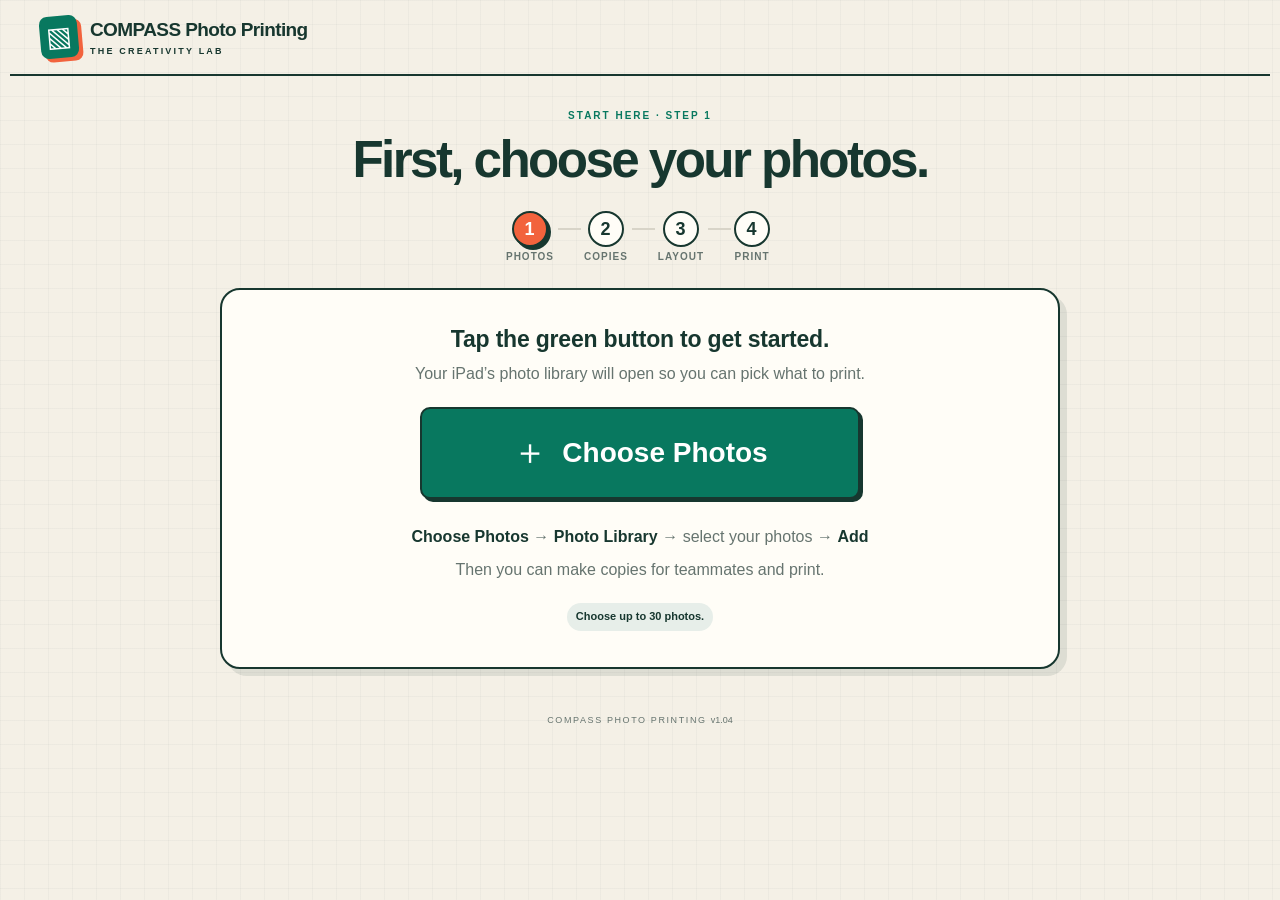
<file: index.html>
<!doctype html>
<html lang="en">
  <head>
    <meta charset="utf-8" />
    <meta name="viewport" content="width=device-width, initial-scale=1" />
    <meta name="theme-color" content="#176855" />
    <meta
      name="description"
      content="Pick your photos, make a sheet, and print. A private photo printing tool for the Creativity Lab."
    />
    <meta name="apple-mobile-web-app-capable" content="yes" />
    <meta name="apple-mobile-web-app-title" content="COMPASS Photo Printing" />
    <title>COMPASS Photo Printing · v1.04</title>
    <link rel="icon" href="icons/icon.svg" type="image/svg+xml" />
    <link rel="apple-touch-icon" href="icons/icon-192.png" />
    <link rel="manifest" href="manifest.webmanifest" />
    <link rel="stylesheet" href="style_v1.00.css" />
    <script type="module" src="app_v1.00.js"></script>
  </head>
  <body>
    <header class="app-header screen-only">
      <a class="brand" href="./" aria-label="COMPASS Photo Printing home"
        ><span class="brand-mark" aria-hidden="true">▧</span
        ><span
          >COMPASS Photo Printing<span class="brand-sub"
            >THE CREATIVITY LAB</span
          ></span
        ></a
      >
    </header>
    <main>
      <section class="intro screen-only">
        <div>
          <p class="eyebrow" id="intro-kicker">START HERE · STEP 1</p>
          <h1 id="intro-title">First, choose your photos.</h1>
        </div>
        <ol
          class="journey"
          aria-label="Choose photos, set copies, choose a layout, then print"
        >
          <li class="current"><b>1</b><span>Photos</span></li>
          <li><b>2</b><span>Copies</span></li>
          <li><b>3</b><span>Layout</span></li>
          <li><b>4</b><span>Print</span></li>
        </ol>
      </section>
      <section class="photo-picker screen-only" aria-labelledby="picker-title">
        <div class="picker-copy">
          <h2 id="picker-title">Tap the green button to get started.</h2>
          <p id="picker-help">
            Your iPad’s photo library will open so you can pick what to print.
          </p>
        </div>
        <button
          id="choose"
          class="button primary"
          aria-describedby="picker-help"
        >
          <span aria-hidden="true">＋</span
          ><span id="choose-label">Choose Photos</span>
        </button>
        <input id="photo-input" type="file" accept="image/*" multiple hidden />
        <div id="empty" class="start-help">
          <p>
            <strong>Choose Photos</strong> → <strong>Photo Library</strong> →
            select your photos → <strong>Add</strong>
          </p>
          <p>Then you can make copies for teammates and print.</p>
        </div>
        <p id="photo-count" class="photo-count">Choose up to 30 photos.</p>
      </section>
      <div id="workspace" class="workspace" hidden>
        <aside class="controls screen-only" aria-label="Make your photo sheet">
          <section
            class="control-section copies-section"
            aria-labelledby="copies-title"
          >
            <h2 id="copies-title">
              <span class="step">2</span> Copies for teammates
            </h2>
            <p>How many of each photo? Tap <strong>+</strong> to add a copy.</p>
            <div
              id="photo-copies"
              class="photo-copies"
              role="group"
              aria-label="Copies of each photo"
            ></div>
            <p class="copies-note">
              One copy for each person, including you. Copies share the same
              crop.
            </p>
            <p id="copies-limit" class="copies-limit" hidden>
              90 photos to print — lower a copy count to make room.
            </p>
          </section>
          <section class="control-section">
            <h2><span class="step">3</span> Photos on each page</h2>
            <div
              id="layouts"
              class="layout-options"
              role="group"
              aria-label="Photos per page"
            ></div>
          </section>
          <section class="adjust-cue">
            <span class="adjust-icon" aria-hidden="true">↻</span>
            <span
              ><strong>Tap a photo</strong
              ><small>rotate · zoom · crop</small></span
            >
          </section>
          <button id="reset" class="text-button full" disabled>
            ↺ Clear all
          </button>
        </aside>
        <section class="preview-area" aria-label="Print preview">
          <div class="preview-heading screen-only">
            <h2>What will print</h2>
            <span id="page-count"></span>
          </div>
          <div id="pages"></div>
          <p class="preview-note screen-only">If Print does not open, tap Save PDF. Then use Share PDF or Download PDF to save or print from Files.</p>
          <p id="preview-note" class="preview-note screen-only" hidden>
            Each photo shown here will print once. Use Copies for teammates to
            add more.
          </p>
        </section>
      </div>
      <p
        id="status"
        class="status screen-only"
        role="status"
        aria-live="polite"
      ></p>
    </main>
    <div
      id="preparing"
      class="preparing-overlay screen-only"
      role="dialog"
      aria-modal="true"
      aria-labelledby="preparing-title"
      aria-describedby="preparing-detail preparing-hint"
      hidden
    >
      <div class="preparing-card">
        <div class="photo-stack" aria-hidden="true">
          <span></span><span></span><span>✦</span>
        </div>
        <p class="eyebrow">PLEASE WAIT</p>
        <h2 id="preparing-title">Getting photos ready</h2>
        <p id="preparing-detail" aria-live="polite">Starting…</p>
        <div
          id="preparing-progress"
          class="progress-track"
          role="progressbar"
          aria-label="Photo preparation progress"
          aria-valuemin="0"
          aria-valuemax="1"
          aria-valuenow="0"
        >
          <span id="preparing-bar"></span>
        </div>
        <p id="preparing-hint" class="preparing-hint">Keep this screen open</p>
      </div>
    </div>
    <footer id="print-bar" class="bottom-bar screen-only" hidden>
      <div>
        <strong id="ready-label">Let’s make something.</strong
        ><span id="ready-detail">Your next project starts here.</span>
      </div>
      <div class="footer-actions">
        <button id="save-pdf" class="button secondary" disabled>Save PDF</button>
        <button id="share-pdf" class="button secondary" hidden>Share PDF</button>
        <a id="pdf-download" class="button secondary" hidden>Download PDF</a>
        <button id="print" class="button primary" disabled>
          <span aria-hidden="true">4 · ▤</span> Print
          <span aria-hidden="true">↗</span>
        </button>
      </div>
    </footer>
    <div class="version screen-only">
      COMPASS PHOTO PRINTING <span>v1.04</span>
    </div>
    <dialog
      id="editor"
      aria-labelledby="editor-title"
      aria-describedby="editor-help"
    >
      <div class="editor-header">
        <div>
          <p class="eyebrow">MAKE IT YOURS</p>
          <h2 id="editor-title">Adjust photo</h2>
        </div>
        <button id="done" class="button primary" autofocus>Done ✓</button>
      </div>
      <div
        class="editor-copies"
        role="group"
        aria-labelledby="editor-copies-title"
      >
        <div>
          <strong id="editor-copies-title">Copies for teammates</strong
          ><small>All copies use these edits.</small>
        </div>
        <div class="copy-stepper">
          <button
            id="copies-less"
            class="button secondary"
            aria-label="Print one fewer copy"
          >
            −
          </button>
          <output id="editor-copy-count" aria-label="Number of copies"
            >1</output
          >
          <button
            id="copies-more"
            class="button secondary"
            aria-label="Print one more copy"
          >
            +
          </button>
        </div>
      </div>
      <p
        id="editor-copy-status"
        class="editor-copy-status"
        role="status"
        aria-live="polite"
      ></p>
      <p id="editor-help">
        Drag to move. Pinch to zoom. Or use the buttons below.
      </p>
      <div class="editor-stage">
        <div
          id="edit-frame"
          class="photo-frame"
          tabindex="0"
          role="img"
          aria-label="Photo crop. Use arrow keys to move the photo; plus or minus to zoom."
        ></div>
      </div>
      <div class="edit-tools">
        <button id="rotate" class="button secondary">↻ Rotate</button>
        <div class="zoom-controls">
          <button id="zoom-out" class="button secondary" aria-label="Zoom out">
            −</button
          ><label for="zoom">Zoom <output id="zoom-value">100%</output></label
          ><input
            id="zoom"
            type="range"
            min="1"
            max="4"
            step="0.05"
            value="1"
          /><button id="zoom-in" class="button secondary" aria-label="Zoom in">
            ＋
          </button>
        </div>
      </div>
      <div
        class="pan-controls"
        role="group"
        aria-label="Move photo inside frame"
      >
        <span>Move photo</span
        ><button
          class="button secondary"
          data-pan="-1,0"
          aria-label="Move photo left"
        >
          ←</button
        ><button
          class="button secondary"
          data-pan="0,-1"
          aria-label="Move photo up"
        >
          ↑</button
        ><button
          class="button secondary"
          data-pan="0,1"
          aria-label="Move photo down"
        >
          ↓</button
        ><button
          class="button secondary"
          data-pan="1,0"
          aria-label="Move photo right"
        >
          →
        </button>
      </div>
      <div class="editor-bottom">
        <div class="order-controls">
          <span id="order-label">Photo 1</span
          ><button id="earlier" class="button secondary">← Earlier</button
          ><button id="later" class="button secondary">Later →</button>
        </div>
        <button id="reset-crop" class="text-button">Reset crop</button
        ><button id="remove" class="text-button danger">⌫ Remove photo</button>
      </div>
    </dialog>
    <dialog id="reset-dialog" aria-labelledby="reset-title">
      <h2 id="reset-title">Start a new sheet?</h2>
      <p>
        This clears the photos and edits from this sheet.<br />Your original
        photos stay in your library.
      </p>
      <div class="confirm-actions">
        <button id="cancel-reset" class="button secondary" autofocus>
          Keep my sheet</button
        ><button id="confirm-reset" class="button primary">Start Over</button>
      </div>
    </dialog>
    <noscript
      ><p class="status">
        Turn on JavaScript in Safari to make a photo sheet.
      </p></noscript
    >
  </body>
</html>
</file>
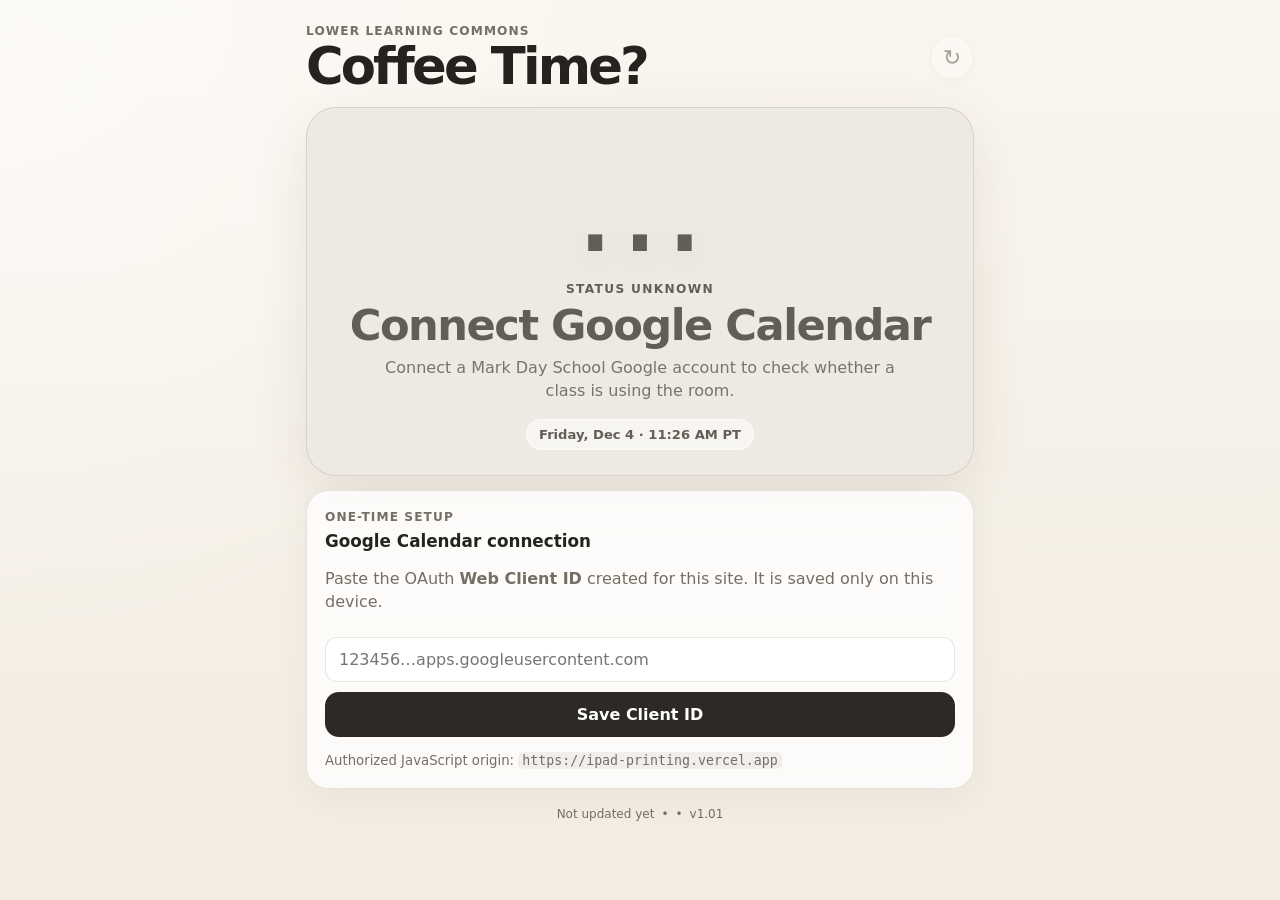
<file: coffee-time/index.html>
<!doctype html>
<html lang="en">
<head>
  <meta charset="utf-8">
  <meta name="viewport" content="width=device-width, initial-scale=1, viewport-fit=cover">
  <meta name="theme-color" content="#f4efe5">
  <meta name="apple-mobile-web-app-capable" content="yes">
  <meta name="apple-mobile-web-app-status-bar-style" content="default">
  <meta name="apple-mobile-web-app-title" content="Coffee Time?">
  <meta name="description" content="Checks whether a class is currently using the Lower Learning Commons.">
  <link rel="manifest" href="./manifest.webmanifest">
  <title>Coffee Time?</title>
  <script src="https://accounts.google.com/gsi/client" async defer></script>
  <style>
    :root{--bg:#f5efe5;--paper:#fffdf9;--ink:#25231f;--muted:#756e63;--line:rgba(50,45,38,.12);--green:#e6f4e8;--greenink:#195c37;--purple:#eee9f8;--purpleink:#514074;--neutral:#eeeae3;--shadow:0 18px 55px rgba(65,51,31,.10);font-family:Inter,ui-sans-serif,system-ui,-apple-system,BlinkMacSystemFont,"Segoe UI",sans-serif;color:var(--ink)}
    *{box-sizing:border-box}html,body{margin:0;min-height:100%;background:var(--bg)}body{min-height:100vh;background:radial-gradient(circle at top left,#fff9 0,transparent 42%),linear-gradient(#faf6ef,#f2ece1)}
    main{width:min(720px,100%);margin:auto;padding:max(24px,env(safe-area-inset-top)) 18px max(30px,env(safe-area-inset-bottom))}
    header{display:flex;align-items:center;justify-content:space-between;gap:14px;margin-bottom:16px}.eyebrow,.kicker{margin:0 0 4px;color:var(--muted);font-size:.76rem;font-weight:800;letter-spacing:.09em;text-transform:uppercase}h1{margin:0;font-size:clamp(2rem,9vw,3.2rem);line-height:.95;letter-spacing:-.055em}
    button,input{font:inherit}.icon{width:44px;height:44px;border:1px solid var(--line);border-radius:50%;background:#ffffffb8;font-size:1.35rem;color:var(--ink);box-shadow:0 6px 20px #41331f0d;cursor:pointer}.icon:disabled{opacity:.4;cursor:default}
    .hero{position:relative;overflow:hidden;text-align:center;padding:30px 23px 25px;border:1px solid var(--line);border-radius:30px;box-shadow:var(--shadow);background:var(--neutral);color:#625d55;transition:.2s}.hero.available{background:var(--green);color:var(--greenink)}.hero.busy{background:var(--purple);color:var(--purpleink)}.emoji{font-size:clamp(5.5rem,25vw,8.4rem);line-height:1;margin:0 0 10px;filter:drop-shadow(0 8px 14px #0001)}.status{margin:0 0 7px;font-size:.76rem;font-weight:900;letter-spacing:.11em;text-transform:uppercase}.hero h2{margin:0 0 8px;font-size:clamp(1.8rem,8vw,2.7rem);letter-spacing:-.035em;line-height:1.04}.detail{margin:0 auto;max-width:520px;line-height:1.45;opacity:.84}.clock{display:inline-flex;margin-top:17px;padding:7px 12px;border:1px solid #ffffffb8;border-radius:999px;background:#ffffff80;font-size:.82rem;font-weight:750;font-variant-numeric:tabular-nums}
    .panel{margin-top:14px;padding:18px;border:1px solid var(--line);border-radius:22px;background:#ffffffc7;box-shadow:0 10px 34px #41331f0d;backdrop-filter:blur(10px)}.panel h3{margin:0 0 7px;font-size:1.05rem}.panel p{line-height:1.45}.muted{color:var(--muted)}.primary{width:100%;border:0;border-radius:14px;padding:13px 16px;background:#2d2a25;color:#fff;font-weight:800;cursor:pointer}.primary:disabled{opacity:.5;cursor:default}.setup input{width:100%;padding:12px 13px;margin:8px 0 10px;border:1px solid var(--line);border-radius:12px;background:#fff;color:var(--ink)}.setup code{overflow-wrap:anywhere;background:#0000000d;border-radius:5px;padding:.08em .3em}
    .rowhead{display:flex;justify-content:space-between;gap:15px;align-items:flex-start}.timebadge{flex:none;padding:6px 10px;border-radius:12px;background:#0000000d;font-weight:800;font-size:.88rem;font-variant-numeric:tabular-nums}.list{display:grid;gap:0;margin-top:12px}.item{display:grid;grid-template-columns:90px 1fr;gap:12px;padding:10px 0;border-top:1px solid var(--line)}.item:first-child{border-top:0}.itime{color:var(--muted);font-size:.85rem;font-weight:750;white-space:pre-line}.ititle{font-weight:700;line-height:1.35}.now::after{content:"Now";display:inline-block;margin-left:7px;padding:2px 6px;border-radius:999px;background:var(--purple);color:var(--purpleink);font-size:.67rem;font-weight:900;text-transform:uppercase}.hidden{display:none!important}
    footer{display:flex;justify-content:center;gap:7px;flex-wrap:wrap;padding:18px 4px 0;color:var(--muted);font-size:.75rem}.textbtn{border:0;padding:0;background:transparent;color:inherit;text-decoration:underline;text-underline-offset:2px;cursor:pointer}
    @media(min-width:620px){main{padding-left:26px;padding-right:26px}.authgrid{display:grid;grid-template-columns:1fr auto;gap:18px;align-items:center}.authgrid .primary{width:auto}}
  </style>
</head>
<body>
<main>
  <header>
    <div><p class="eyebrow">Lower Learning Commons</p><h1>Coffee Time?</h1></div>
    <button id="refresh" class="icon" aria-label="Refresh" disabled>↻</button>
  </header>

  <section id="hero" class="hero" aria-live="polite">
    <div id="emoji" class="emoji">…</div>
    <p id="status" class="status">Status unknown</p>
    <h2 id="headline">Connect Google Calendar</h2>
    <p id="detail" class="detail">Connect a Mark Day School Google account to check whether a class is using the room.</p>
    <div id="clock" class="clock">—</div>
  </section>

  <section id="setup" class="panel setup hidden">
    <p class="kicker">One-time setup</p>
    <h3>Google Calendar connection</h3>
    <p class="muted">Paste the OAuth <strong>Web Client ID</strong> created for this site. It is saved only on this device.</p>
    <input id="clientId" inputmode="url" autocomplete="off" autocapitalize="off" spellcheck="false" placeholder="123456…apps.googleusercontent.com">
    <button id="saveClient" class="primary">Save Client ID</button>
    <p class="muted" style="font-size:.83rem;margin-bottom:0">Authorized JavaScript origin: <code>https://ipad-printing.vercel.app</code></p>
  </section>

  <section id="auth" class="panel authgrid hidden">
    <div><h3>Calendar access</h3><p class="muted" style="margin-bottom:0">Read-only access to the Lower Learning Commons calendar. The access token stays in memory.</p></div>
    <button id="connect" class="primary">Connect Google Calendar</button>
  </section>

  <section id="next" class="panel hidden">
    <div class="rowhead"><div><p class="kicker">Next class</p><h3 id="nextTitle">—</h3></div><div id="nextTime" class="timebadge">—</div></div>
    <p id="nextDetail" class="muted" style="margin-bottom:0">—</p>
  </section>

  <section id="today" class="panel hidden">
    <p class="kicker">Today</p><h3>Lower Learning Commons classes</h3>
    <div id="list" class="list"></div>
  </section>

  <footer>
    <span id="updated">Not updated yet</span><span>•</span>
    <button id="disconnect" class="textbtn hidden">Disconnect</button><span>•</span><span>v1.01</span>
  </footer>
</main>

<script>
(() => {
  "use strict";
  const CFG = {
    VERSION:"1.01",
    CALENDAR_ID:"markdayschool.org_3938393134353234343033@resource.calendar.google.com",
    TIME_ZONE:"America/Los_Angeles",
    SCOPE:"https://www.googleapis.com/auth/calendar.readonly",
    REFRESH_MS:60000,
    CLASS_PATTERNS:["learning commons","class"],
    IGNORE_PATTERNS:["open lc for lunch/recess"]
  };
  const $ = id => document.getElementById(id);
  const el = Object.fromEntries(["hero","emoji","status","headline","detail","clock","setup","clientId","saveClient","auth","connect","refresh","next","nextTitle","nextTime","nextDetail","today","list","updated","disconnect"].map(id=>[id,$(id)]));
  let tokenClient=null, token=null, timer=null;

  document.addEventListener("DOMContentLoaded", init);
  function init(){
    updateClock(); setInterval(updateClock,30000);
    el.saveClient.onclick=saveClientId; el.connect.onclick=connect; el.refresh.onclick=()=>refresh(true); el.disconnect.onclick=disconnect;
    document.addEventListener("visibilitychange",()=>{if(!document.hidden&&token)refresh(false)});
    const saved=localStorage.getItem("coffeeTimeGoogleClientId");
    if(saved){ el.clientId.value=saved; waitForGIS(saved); } else { el.setup.classList.remove("hidden"); }
  }
  function saveClientId(){
    const id=el.clientId.value.trim();
    if(!/\.apps\.googleusercontent\.com$/.test(id)){ setUnknown("Client ID doesn't look valid","Paste the complete Google OAuth Web Client ID ending in apps.googleusercontent.com."); return; }
    localStorage.setItem("coffeeTimeGoogleClientId",id); el.setup.classList.add("hidden"); waitForGIS(id);
  }
  function waitForGIS(clientId,n=0){
    if(window.google?.accounts?.oauth2){
      tokenClient=google.accounts.oauth2.initTokenClient({client_id:clientId,scope:CFG.SCOPE,callback:onToken,error_callback:onOAuthError});
      el.auth.classList.remove("hidden"); setUnknown("Ready to connect","Use a Mark Day School Google account with access to the Lower Learning Commons calendar."); return;
    }
    if(n>60){setUnknown("Google sign-in unavailable","The Google Identity library did not load. Check the network connection or content filters.");return}
    setTimeout(()=>waitForGIS(clientId,n+1),100);
  }
  function connect(){ if(!tokenClient)return; el.connect.disabled=true; el.connect.textContent="Connecting…"; tokenClient.requestAccessToken({prompt:"consent"}); }
  function onToken(r){
    el.connect.disabled=false; el.connect.textContent="Connect Google Calendar";
    if(!r?.access_token){setUnknown("Calendar access failed","Google did not return an access token.");return}
    token=r.access_token; el.auth.classList.add("hidden"); el.disconnect.classList.remove("hidden"); el.refresh.disabled=false; refresh(true); startTimer();
  }
  function onOAuthError(e){console.error(e);el.connect.disabled=false;el.connect.textContent="Connect Google Calendar";setUnknown("Could not connect","Google sign-in was cancelled or blocked.");}
  function startTimer(){clearInterval(timer);timer=setInterval(()=>refresh(false),CFG.REFRESH_MS)}
  function disconnect(){
    const old=token;token=null;clearInterval(timer);timer=null;
    if(old&&window.google?.accounts?.oauth2)google.accounts.oauth2.revoke(old,()=>{});
    el.auth.classList.remove("hidden");el.disconnect.classList.add("hidden");el.refresh.disabled=true;el.next.classList.add("hidden");el.today.classList.add("hidden");el.updated.textContent="Disconnected";
    setUnknown("Connect Google Calendar","Connect a Mark Day School Google account to check whether a class is using the room.");
  }
  async function refresh(manual){
    if(!token)return;if(manual){el.refresh.disabled=true;el.refresh.textContent="…"}
    try{render(await fetchEvents())}catch(e){
      console.error(e);
      if(e.status===401){token=null;clearInterval(timer);el.auth.classList.remove("hidden");el.disconnect.classList.add("hidden");setUnknown("Session expired","Reconnect Google Calendar to continue.");}
      else if(e.status===403)setUnknown("Calendar access denied","This Google account does not appear to have permission to read the Lower Learning Commons calendar.");
      else setUnknown("Schedule unavailable","The calendar could not be checked. Try refresh when the connection is available.");
    }finally{if(manual){el.refresh.disabled=!token;el.refresh.textContent="↻"}}
  }
  async function fetchEvents(){
    const now=new Date(), q=new URLSearchParams({timeMin:new Date(now-14*3600000).toISOString(),timeMax:new Date(now.getTime()+40*3600000).toISOString(),singleEvents:"true",orderBy:"startTime",timeZone:CFG.TIME_ZONE,maxResults:"100"});
    const url=`https://www.googleapis.com/calendar/v3/calendars/${encodeURIComponent(CFG.CALENDAR_ID)}/events?${q}`;
    const r=await fetch(url,{headers:{Authorization:`Bearer ${token}`}});
    if(!r.ok){const e=new Error("Calendar request failed");e.status=r.status;throw e}
    const d=await r.json();
    return (d.items||[]).filter(x=>x.status!=="cancelled").map(x=>{
      const s=x.start?.dateTime||x.start?.date,e=x.end?.dateTime||x.end?.date;if(!s||!e)return null;
      return{id:x.id,title:x.summary||"Untitled event",start:new Date(s),end:new Date(e),isClass:isClass(x.summary||"")};
    }).filter(Boolean).sort((a,b)=>a.start-b.start);
  }
  function isClass(title){const t=title.toLowerCase();if(CFG.IGNORE_PATTERNS.some(p=>t.includes(p)))return false;return CFG.CLASS_PATTERNS.some(p=>t.includes(p))}
  function render(events){
    const now=new Date(), classes=events.filter(x=>x.isClass), current=classes.find(x=>x.start<=now&&now<x.end), next=classes.find(x=>x.start>now), todays=classes.filter(x=>sameDay(x.start,now));
    if(current){const left=duration(current.end-now);setBusy(current.title,`Class is using the Lower Learning Commons until ${time(current.end)}${left?` · ${left} left`:""}.`)}
    else setAvailable("Coffee time.",next&&sameDay(next.start,now)?`Next class starts at ${time(next.start)}.`:"No class is using the room right now.");
    renderNext(next,now);renderToday(todays,current);el.updated.textContent=`Updated ${time(now)}`;
  }
  function setAvailable(h,d){el.hero.className="hero available";el.emoji.textContent="☕";el.status.textContent="Available";el.headline.textContent=h;el.detail.textContent=d}
  function setBusy(h,d){el.hero.className="hero busy";el.emoji.textContent="😴";el.status.textContent="Class in session";el.headline.textContent=h;el.detail.textContent=d}
  function setUnknown(h,d){el.hero.className="hero";el.emoji.textContent="…";el.status.textContent="Status unknown";el.headline.textContent=h;el.detail.textContent=d}
  function renderNext(n,now){
    el.next.classList.remove("hidden");
    if(!n){el.nextTitle.textContent="No upcoming class found";el.nextTime.textContent="—";el.nextDetail.textContent="No class appears in the current calendar window.";return}
    el.nextTitle.textContent=n.title;el.nextTime.textContent=time(n.start);const date=sameDay(n.start,now)?"Today":day(n.start);const until=duration(n.start-now);el.nextDetail.textContent=`${date}, ${time(n.start)}–${time(n.end)}${until?` · in ${until}`:""}`;
  }
  function renderToday(items,current){
    el.today.classList.remove("hidden");el.list.replaceChildren();
    if(!items.length){const d=document.createElement("div");d.className="muted";d.textContent="No Lower Learning Commons classes are scheduled today.";el.list.append(d);return}
    items.forEach(x=>{const row=document.createElement("div");row.className="item";const t=document.createElement("div");t.className="itime";t.textContent=`${time(x.start)}\n${time(x.end)}`;const title=document.createElement("div");title.className="ititle"+(current?.id===x.id?" now":"");title.textContent=x.title;row.append(t,title);el.list.append(row)})
  }
  function updateClock(){const n=new Date();el.clock.textContent=`${day(n,{weekday:"long"})} · ${time(n)} PT`}
  function sameDay(a,b){const f=new Intl.DateTimeFormat("en-CA",{timeZone:CFG.TIME_ZONE,year:"numeric",month:"2-digit",day:"2-digit"});return f.format(a)===f.format(b)}
  function time(d){return new Intl.DateTimeFormat("en-US",{timeZone:CFG.TIME_ZONE,hour:"numeric",minute:"2-digit"}).format(d)}
  function day(d,o={}){return new Intl.DateTimeFormat("en-US",{timeZone:CFG.TIME_ZONE,weekday:o.weekday||"short",month:"short",day:"numeric"}).format(d)}
  function duration(ms){if(ms<=0)return"";const m=Math.max(1,Math.round(ms/60000)),h=Math.floor(m/60),r=m%60;return h?(r?`${h} hr ${r} min`:`${h} hr`):`${m} min`}
})();
</script>
</body>
</html>
</file>
<file: style_v1.00.css>
:root {
  font-family: "Avenir Next", Avenir, "Trebuchet MS", sans-serif;
  color: #17372f;
  background: #f4f0e6;
  font-synthesis: none;
  --accent: #08785f;
  --accent-dark: #075947;
  --pop: #f2633d;
  --ink: #17372f;
  --muted: #66746f;
  --line: #d8d4c8;
  --paper: #fffdf7;
}
* {
  box-sizing: border-box;
}
body {
  margin: 0;
  min-height: 100vh;
  background:
    linear-gradient(90deg, #17372f08 1px, transparent 1px),
    linear-gradient(#17372f08 1px, transparent 1px), #f4f0e6;
  background-size: 24px 24px;
}
button,
input {
  font: inherit;
}
button,
a,
input {
  -webkit-tap-highlight-color: transparent;
}
button {
  cursor: pointer;
}
button:disabled {
  cursor: default;
  opacity: 0.45;
}
button:focus-visible,
a:focus-visible,
input:focus-visible,
[tabindex]:focus-visible {
  outline: 3px solid #98680a;
  outline-offset: 4px;
}
button {
  touch-action: manipulation;
}
h1,
h2,
p {
  margin-top: 0;
}
h1 {
  font-size: clamp(2.2rem, 4vw, 3.65rem);
  letter-spacing: -2.6px;
  margin-bottom: 0;
  line-height: 0.98;
  font-weight: 800;
}
h1 span {
  color: var(--pop);
}
h2 {
  font-size: 1.05rem;
  letter-spacing: -0.2px;
}
p {
  line-height: 1.6;
  color: var(--muted);
}
[hidden] {
  display: none !important;
}
.app-header {
  height: 76px;
  max-width: 1260px;
  margin: auto;
  padding: 0 28px;
  display: flex;
  align-items: center;
  justify-content: space-between;
  border-bottom: 2px solid var(--ink);
}
.brand {
  display: flex;
  gap: 12px;
  align-items: center;
  color: inherit;
  text-decoration: none;
  font-size: 19px;
  font-weight: 800;
  letter-spacing: -0.6px;
}
.brand-mark {
  width: 38px;
  height: 42px;
  border-radius: 8px;
  background: var(--accent);
  color: white;
  display: grid;
  place-items: center;
  font-size: 27px;
  transform: rotate(-5deg);
  box-shadow: 4px 4px 0 var(--pop);
}
.brand-sub {
  display: block;
  font-size: 9px;
  letter-spacing: 2.2px;
  margin-top: 5px;
  font-weight: 650;
}
.privacy {
  font-size: 12px;
  color: var(--muted);
  display: flex;
  gap: 7px;
  align-items: center;
}
.privacy > span {
  color: var(--accent);
  font-size: 21px;
}
main {
  max-width: 1200px;
  margin: auto;
  padding: 28px 0 0;
}
.intro {
  display: flex;
  justify-content: space-between;
  align-items: flex-end;
  margin-bottom: 24px;
}
.eyebrow {
  font-size: 10px;
  font-weight: 750;
  letter-spacing: 2px;
  color: var(--accent);
  margin-bottom: 8px;
}
.journey {
  list-style: none;
  display: flex;
  align-items: center;
  gap: 30px;
  margin: 0 4px 2px 0;
  padding: 0;
}
.journey li {
  position: relative;
  display: grid;
  justify-items: center;
  gap: 4px;
  color: var(--muted);
  font-size: 10px;
  font-weight: 750;
  text-transform: uppercase;
  letter-spacing: 1px;
}
.journey li:not(:last-child)::after {
  content: "";
  position: absolute;
  width: 23px;
  height: 2px;
  left: calc(100% + 4px);
  top: 17px;
  background: var(--line);
}
.journey b {
  width: 36px;
  height: 36px;
  display: grid;
  place-items: center;
  border: 2px solid var(--ink);
  background: var(--paper);
  border-radius: 50%;
  color: var(--ink);
  font-size: 18px;
}
.journey .current b {
  color: white;
  background: var(--pop);
  border-color: var(--ink);
  box-shadow: 3px 3px 0 var(--ink);
}
.journey .done b {
  color: white;
  background: var(--accent);
  border-color: var(--ink);
}
.workspace {
  display: grid;
  grid-template-columns: 310px minmax(0, 1fr);
  gap: 22px;
  align-items: start;
}
.controls {
  position: sticky;
  top: 14px;
  background: var(--paper);
  border: 2px solid var(--ink);
  border-radius: 18px;
  padding: 20px;
  box-shadow: 6px 6px 0 #17372f1a;
}
.control-section {
  border-bottom: 1px dashed #b9b6ab;
  padding-bottom: 20px;
  margin-bottom: 20px;
}
.control-section h2 {
  display: flex;
  align-items: center;
  gap: 10px;
  margin-bottom: 14px;
  font-size: 15px;
  font-weight: 800;
}
.step {
  background: var(--ink);
  color: white;
  border-radius: 50%;
  width: 26px;
  height: 26px;
  display: inline-grid;
  place-items: center;
  font-size: 13px;
  box-shadow: 2px 2px 0 var(--pop);
}
.control-section p {
  font-size: 13px;
  margin-bottom: 17px;
}
.button {
  border: 2px solid transparent;
  min-height: 48px;
  border-radius: 10px;
  padding: 11px 18px;
  font-weight: 650;
  font-size: 14px;
  display: inline-flex;
  align-items: center;
  justify-content: center;
  gap: 9px;
}
.primary {
  color: white;
  background: var(--accent);
  border-color: var(--ink);
  box-shadow: 3px 3px 0 var(--ink);
}
.primary:hover:not(:disabled) {
  background: var(--accent-dark);
  transform: translate(1px, 1px);
  box-shadow: 2px 2px 0 var(--ink);
}
.secondary {
  background: white;
  color: #294e42;
  border-color: #cdd9d1;
}
.secondary:hover:not(:disabled) {
  background: #f0f6f0;
}
.full {
  width: 100%;
}
.choose-section .primary {
  min-height: 74px;
  font-size: 18px;
  justify-content: flex-start;
  padding: 12px 18px;
}
.button-icon {
  width: 42px;
  height: 42px;
  border-radius: 50%;
  display: grid;
  place-items: center;
  color: var(--ink);
  background: #f9d44a;
  font-size: 29px;
  line-height: 1;
}
.photo-count {
  width: max-content;
  margin: 12px 0 0;
  padding: 5px 9px;
  border-radius: 999px;
  background: #e7eee9;
  color: var(--ink);
  font-size: 11px;
  font-weight: 700;
}
.layout-options {
  display: grid;
  grid-template-columns: repeat(5, 1fr);
  gap: 8px;
}
.layout-option {
  border: 2px solid #d4d3ca;
  border-radius: 10px;
  background: white;
  color: var(--ink);
  min-height: 70px;
  font-size: 10px;
  padding: 8px 2px;
  display: flex;
  flex-direction: column;
  gap: 7px;
  align-items: center;
  justify-content: center;
}
.layout-option[aria-pressed="true"] {
  border: 2px solid var(--accent);
  background: #dff3e9;
  color: #124b3d;
  font-weight: 800;
  padding: 8px 2px;
  box-shadow: 3px 3px 0 var(--accent);
  transform: translate(-1px, -1px);
}
.layout-icon {
  display: grid;
  width: 22px;
  height: 27px;
  gap: 2px;
}
.layout-icon i {
  background: currentColor;
  opacity: 0.65;
  border-radius: 1px;
}

.adjust-cue {
  background: #f9d44a;
  border: 2px solid var(--ink);
  padding: 11px 12px;
  border-radius: 11px;
  display: flex;
  align-items: center;
  gap: 11px;
  margin-bottom: 8px;
}
.adjust-icon {
  width: 35px;
  height: 35px;
  display: grid;
  place-items: center;
  border-radius: 50%;
  background: var(--paper);
  font-size: 22px;
}
.adjust-cue strong,
.adjust-cue small {
  display: block;
}
.adjust-cue strong {
  font-size: 13px;
}
.adjust-cue small {
  margin-top: 2px;
  font-size: 10px;
  color: #4e4c38;
}
.text-button {
  border: 0;
  background: transparent;
  color: var(--muted);
  min-height: 44px;
  padding: 10px;
  font-size: 13px;
}
.text-button:hover {
  color: var(--accent);
  text-decoration: underline;
}
.preview-area {
  background: #dfe8e1;
  border: 2px solid var(--ink);
  border-radius: 18px;
  padding: 22px 28px;
  min-height: 666px;
  box-shadow: inset 0 0 0 5px #ffffff40;
}
.preview-heading {
  display: flex;
  justify-content: space-between;
  align-items: center;
  gap: 12px;
  margin-bottom: 18px;
}
.preview-heading h2 {
  font-size: 12px;
  margin: 0;
}
.preview-heading > span {
  font-size: 11px;
  color: var(--muted);
}
.empty-state {
  text-align: center;
  padding-top: 25px;
}
.sample-sheet {
  margin: 5px auto 28px;
  background: white;
  width: 198px;
  height: 256px;
  padding: 12px;
  display: grid;
  grid-template-columns: repeat(3, 1fr);
  grid-template-rows: repeat(3, 1fr);
  gap: 5px;
  transform: rotate(-4deg);
  box-shadow: 9px 10px 0 #17372f24;
  border: 2px solid var(--ink);
}
.sample-photo {
  position: relative;
  overflow: hidden;
  display: grid;
  place-items: center;
}
.lavender {
  background: #dedcf0;
  color: #b1accd;
}
.peach {
  background: #edbea5;
  color: #ab6245;
}
.gold {
  background: #eee0a3;
  color: #ad8f36;
}
.mint {
  background: #bbd4c7;
  color: #7fa99a;
}
.coral {
  background: #e9866e;
  color: #9d3e2b;
}
.blue {
  background: #9bcbd0;
  color: #2d7379;
}
.sun {
  position: absolute;
  width: 20px;
  height: 20px;
  border-radius: 50%;
  background: #fff5d1;
  top: 19%;
  right: 17%;
}
.mountain {
  width: 95px;
  height: 95px;
  position: absolute;
  background: currentColor;
  transform: rotate(45deg);
  bottom: -65px;
  left: -12px;
  box-shadow: 42px -25px 0 0 currentColor;
}
.flower {
  font-size: 35px;
  line-height: 1;
}
.scribble {
  font-size: 35px;
  line-height: 1;
}
.empty-state h2 {
  font-size: 24px;
  letter-spacing: -0.6px;
  margin-bottom: 9px;
}
.empty-state p {
  font-size: 13px;
  margin-bottom: 12px;
}
.empty-arrow {
  display: none;
  color: var(--pop);
  font-size: 34px;
  font-weight: 800;
}
.sheet-wrapper {
  max-width: 680px;
  margin: 0 auto 24px;
}
.page-label {
  font-size: 11px;
  color: var(--muted);
  margin: 16px 0 9px;
  display: flex;
  justify-content: space-between;
}
.sheet {
  position: relative;
  width: 100%;
  aspect-ratio: 8.5/11;
  background: white;
  box-shadow: 0 3px 15px #263c301a;
}
.photo-frame {
  position: absolute;
  overflow: hidden;
  background: transparent;
  border: 0;
  padding: 0;
  border-radius: 0;
  isolation: isolate;
}
.sheet .photo-frame {
  background: #f0f1ee;
  cursor: pointer;
}
.sheet .photo-frame:hover {
  outline: 3px solid var(--accent);
  outline-offset: 2px;
  z-index: 1;
}
.photo-frame img {
  position: absolute;
  max-width: none;
  object-fit: fill;
  transform-origin: center;
  user-select: none;
  -webkit-user-select: none;
  -webkit-user-drag: none;
  pointer-events: none;
  image-orientation: from-image;
}
.photo-number {
  position: absolute;
  bottom: 8px;
  left: 8px;
  background: #153c32e8;
  color: white;
  font-size: 11px;
  padding: 4px 7px;
  border-radius: 5px;
  pointer-events: none;
}

.preview-note {
  text-align: center;
  font-size: 11px;
  margin: 5px 0;
}
.status {
  font-size: 13px;
  min-height: 22px;
  margin: 14px 0;
  padding: 0 8px;
}
.status:empty {
  min-height: 0;
  margin: 12px 0;
}
.preparing-overlay {
  position: fixed;
  inset: 0;
  z-index: 20;
  display: grid;
  place-items: center;
  padding: 20px;
  background: #102f2bc7;
  backdrop-filter: blur(8px);
}
.preparing-card {
  width: min(420px, 100%);
  padding: 34px;
  text-align: center;
  background: var(--paper);
  border: 3px solid var(--ink);
  border-radius: 22px;
  box-shadow: 11px 11px 0 var(--pop);
}
.photo-stack {
  position: relative;
  width: 104px;
  height: 92px;
  margin: 0 auto 20px;
}
.photo-stack span {
  position: absolute;
  inset: 9px 15px;
  display: grid;
  place-items: center;
  border: 3px solid var(--ink);
  background: #9bcbd0;
  color: var(--ink);
  font-size: 28px;
}
.photo-stack span:nth-child(1) {
  transform: rotate(-10deg) translate(-9px, 2px);
  background: #e9866e;
}
.photo-stack span:nth-child(2) {
  transform: rotate(8deg) translate(8px, 0);
  background: #f9d44a;
}
.photo-stack span:nth-child(3) {
  animation: prepare-photo 1.1s ease-in-out infinite alternate;
}
.preparing-card h2 {
  margin-bottom: 8px;
  font-size: 28px;
  letter-spacing: -0.8px;
}
.preparing-card > p:not(.eyebrow) {
  margin-bottom: 18px;
}
.progress-track {
  height: 18px;
  overflow: hidden;
  border: 2px solid var(--ink);
  border-radius: 999px;
  background: #e4e1d7;
  text-align: left;
}
.progress-track span {
  display: block;
  width: 0;
  height: 100%;
  border-right: 2px solid var(--ink);
  background: repeating-linear-gradient(
    -45deg,
    var(--pop) 0 10px,
    #ff8463 10px 20px
  );
  transition: width 180ms ease;
}
.preparing-card .preparing-hint {
  margin: 13px 0 0;
  color: var(--muted);
  font-size: 11px;
  font-weight: 700;
  text-transform: uppercase;
  letter-spacing: 1px;
}
@keyframes prepare-photo {
  from {
    transform: translateY(0) rotate(-2deg);
  }
  to {
    transform: translateY(-9px) rotate(2deg);
  }
}
@media (prefers-reduced-motion: reduce) {
  .photo-stack span:nth-child(3) {
    animation: none;
  }
  .progress-track span {
    transition: none;
  }
}
.bottom-bar {
  position: sticky;
  bottom: 0;
  z-index: 5;
  background: #fffdf7f2;
  backdrop-filter: blur(12px);
  border-top: 1px solid var(--line);
  padding: 17px max(30px, calc((100vw - 1236px) / 2));
  display: flex;
  align-items: center;
  justify-content: space-between;
  gap: 15px;
  padding-bottom: max(17px, env(safe-area-inset-bottom));
}
.bottom-bar strong {
  display: block;
  font-size: 14px;
  margin-bottom: 4px;
}
.bottom-bar span:not(button span) {
  font-size: 11px;
  color: var(--muted);
}
.footer-actions {
  display: flex;
  gap: 10px;
}
.footer-actions #print {
  min-width: 168px;
  min-height: 54px;
  font-size: 16px;
}
.version {
  text-align: center;
  font-size: 9px;
  color: var(--muted);
  letter-spacing: 1.6px;
  padding: 18px;
}
.version span {
  letter-spacing: 0;
}
dialog {
  border: 1px solid var(--line);
  border-radius: 18px;
  padding: 25px;
  color: #203c35;
  background: #fbfcf9;
  width: min(760px, calc(100% - 24px));
  max-height: calc(100dvh - 24px);
  overflow: auto;
  box-shadow: 0 20px 90px #142d3533;
}
dialog::backdrop {
  background: #102f2ba6;
  backdrop-filter: blur(4px);
}
.editor-header {
  display: flex;
  justify-content: space-between;
  align-items: center;
  gap: 12px;
}
.editor-header h2 {
  font-size: 24px;
  margin: 0;
}
.editor-header .eyebrow {
  margin-bottom: 6px;
}
#editor-help {
  font-size: 12px;
  margin: 12px 0;
}
.editor-stage {
  height: 330px;
  display: flex;
  justify-content: center;
  align-items: center;
  background: #e8ede6;
  border-radius: 10px;
  padding: 14px;
}
#edit-frame {
  position: relative;
  touch-action: none;
  background: #fff;
  box-shadow: 0 1px 8px #1233;
  cursor: grab;
}
#edit-frame:active {
  cursor: grabbing;
}
.edit-tools {
  display: flex;
  align-items: center;
  gap: 16px;
  margin-top: 16px;
  flex-wrap: wrap;
}
.zoom-controls {
  display: flex;
  align-items: center;
  gap: 10px;
  flex: 1;
}
.zoom-controls label {
  font-size: 11px;
  min-width: 42px;
}
.zoom-controls output {
  display: block;
  color: var(--muted);
}
#zoom {
  width: 100%;
  min-width: 60px;
  height: 44px;
  accent-color: var(--accent);
}
.pan-controls {
  display: flex;
  gap: 7px;
  align-items: center;
  margin: 12px 0;
  font-size: 12px;
}
.pan-controls > span {
  margin-right: 8px;
}
.pan-controls button {
  padding: 8px;
  min-width: 44px;
}
.editor-bottom {
  border-top: 1px solid var(--line);
  padding-top: 14px;
  display: flex;
  align-items: center;
  gap: 8px;
  flex-wrap: wrap;
}
.order-controls {
  display: flex;
  align-items: center;
  gap: 7px;
  margin-right: auto;
}
.order-controls > span {
  font-size: 11px;
}
.order-controls .button {
  font-size: 12px;
  padding: 10px;
}
.danger {
  color: #a03730;
}
.confirm-actions {
  display: flex;
  justify-content: flex-end;
  gap: 10px;
}
#reset-dialog {
  max-width: 470px;
}
#reset-dialog h2 {
  font-size: 23px;
}
#reset-dialog p {
  font-size: 14px;
}
@media (max-width: 1300px) {
  main {
    padding: 32px 30px 0;
  }
  .app-header {
    padding: 0 30px;
  }
  .workspace {
    grid-template-columns: 300px minmax(0, 1fr);
  }
  .controls {
    padding: 20px;
  }
  .preview-area {
    padding: 20px;
    min-height: 658px;
  }
  .preview-heading {
    align-items: flex-start;
    flex-direction: column;
    gap: 6px;
  }
}
@media (max-width: 760px) {
  .app-header {
    height: 80px;
    padding: 0 20px;
  }
  .brand {
    font-size: 21px;
  }
  .privacy {
    max-width: 135px;
    line-height: 1.5;
    font-size: 10px;
  }
  .privacy > span {
    display: none;
  }
  main {
    padding: 22px 14px 0;
  }
  .intro {
    align-items: center;
    margin-bottom: 18px;
  }
  .intro .eyebrow {
    display: none;
  }
  .intro h1 {
    font-size: 2rem;
    letter-spacing: -1.6px;
  }
  .journey {
    gap: 18px;
  }
  .journey b {
    width: 31px;
    height: 31px;
    font-size: 15px;
  }
  .journey li:not(:last-child)::after {
    width: 13px;
    top: 15px;
  }
  .journey span {
    display: none;
  }
  .workspace {
    grid-template-columns: 1fr;
    gap: 18px;
  }
  .controls {
    padding: 20px;
    position: static;
  }
  .control-section {
    margin-bottom: 18px;
    padding-bottom: 18px;
  }
  .control-section.last {
    display: none;
  }
  .layout-options {
    grid-template-columns: repeat(5, 1fr);
  }
  .layout-option {
    font-size: 10px;
  }

  .preview-area {
    min-height: 520px;
    padding: 18px;
  }
  .preview-heading {
    flex-direction: row;
  }
  .preview-heading > span {
    text-align: right;
    max-width: 145px;
  }
  .empty-state {
    padding-top: 5px;
  }
  .empty-arrow {
    display: block;
    margin: -10px auto 0;
  }
  .sample-sheet {
    width: 148px;
    height: 192px;
    margin-bottom: 25px;
  }
  .empty-state h2 {
    font-size: 19px;
  }
  .mini-steps {
    gap: 12px;
  }
  .bottom-bar {
    padding: 13px 16px;
    padding-bottom: max(13px, env(safe-area-inset-bottom));
  }
  .bottom-bar > div:first-child {
    display: none;
  }
  .footer-actions {
    width: 100%;
  }
  .footer-actions .button {
    flex: 1;
  }
  .preparing-card {
    padding: 28px 22px;
    box-shadow: 7px 7px 0 var(--pop);
  }
  .version {
    font-size: 8px;
  }
  .editor-stage {
    height: 280px;
  }
  dialog {
    padding: 18px;
  }
  .zoom-controls {
    gap: 7px;
  }
  .zoom-controls .button {
    padding: 10px;
  }
  .edit-tools {
    gap: 10px;
  }
  .order-controls {
    width: 100%;
    justify-content: space-between;
  }
  .editor-bottom .text-button {
    flex: 1;
  }
  .pan-controls {
    justify-content: center;
  }
  .pan-controls > span {
    font-size: 11px;
  }
  .editor-header h2 {
    font-size: 21px;
  }
}
@media (max-height: 650px) and (min-width: 761px) {
  .editor-stage {
    height: 230px;
  }
  dialog {
    padding: 18px;
  }
  .editor-header h2 {
    font-size: 20px;
  }
  .pan-controls {
    margin: 8px 0;
  }
  .editor-bottom {
    padding-top: 8px;
  }
}
/* The first screen has one action; editing and printing appear only after import. */
body:not(.has-photos) .intro {
  flex-direction: column;
  align-items: center;
  gap: 24px;
  text-align: center;
}
.intro {
  gap: 24px;
}
.intro h1 {
  font-size: clamp(2rem, 4vw, 3.4rem);
  line-height: 1.08;
}
.photo-picker {
  max-width: 840px;
  margin: 0 auto 28px;
  padding: 36px;
  border: 2px solid var(--ink);
  border-radius: 20px;
  background: var(--paper);
  box-shadow: 7px 7px 0 #17372f1a;
  text-align: center;
}
.photo-picker h2 {
  font-size: 23px;
  margin-bottom: 8px;
}
.photo-picker p {
  margin-bottom: 20px;
}
#choose {
  width: min(100%, 440px);
  min-height: 92px;
  font-size: 28px;
  font-weight: 800;
  gap: 14px;
}
#choose > span:first-child {
  font-size: 36px;
}
.start-help {
  margin-top: 25px;
}
.start-help p {
  margin: 8px 0;
}
.start-help strong {
  color: var(--ink);
}
.photo-picker .photo-count {
  margin: 20px auto 0;
  max-width: 100%;
  width: fit-content;
}
.has-photos .photo-picker {
  max-width: none;
  display: grid;
  grid-template-columns: 1fr auto;
  align-items: center;
  gap: 8px 24px;
  padding: 18px 24px;
  text-align: left;
}
.has-photos .photo-picker h2 {
  font-size: 18px;
}
.has-photos .photo-picker p {
  margin-bottom: 0;
  font-size: 13px;
}
.has-photos #choose {
  min-height: 56px;
  font-size: 18px;
  width: auto;
}
.has-photos #choose > span:first-child {
  font-size: 24px;
}
.has-photos .photo-picker .photo-count {
  margin: 0;
  grid-column: 1 / -1;
}
.controls {
  position: static;
}
.photo-copies {
  max-height: 350px;
  overflow-y: auto;
  scroll-padding: 8px;
  padding: 4px;
  margin: 0 -4px;
}
.copy-row {
  display: flex;
  align-items: center;
  gap: 8px;
  padding: 9px 0;
  border-bottom: 1px solid var(--line);
}
.copy-row:last-child {
  border-bottom: 0;
}
.copy-thumbnail {
  width: 36px;
  height: 44px;
  object-fit: cover;
  border-radius: 4px;
  flex-shrink: 0;
}
.copy-name {
  flex: 1;
  min-width: 0;
  font-size: 12px;
}
.copy-name small {
  display: block;
  font-size: 11px;
  color: var(--muted);
  margin-top: 3px;
}
.copy-stepper {
  display: flex;
  align-items: center;
  gap: 4px;
  flex-shrink: 0;
}
.copy-stepper .button {
  width: 44px;
  min-height: 44px;
  padding: 5px;
  font-size: 23px;
}
.copy-stepper output {
  min-width: 26px;
  text-align: center;
  font-size: 18px;
  font-weight: 800;
  font-variant-numeric: tabular-nums;
}
.control-section .copies-note {
  font-size: 12px;
  margin: 12px 0 0;
}
.copies-limit {
  color: #873713;
  background: #fff0dd;
  padding: 10px;
  border-radius: 8px;
}
.editor-copies {
  display: flex;
  align-items: center;
  justify-content: space-between;
  gap: 12px;
  background: #e6f1eb;
  border-radius: 10px;
  padding: 12px;
  margin-top: 16px;
}
.editor-copies strong {
  font-size: 14px;
}
.editor-copies small {
  display: block;
  font-size: 12px;
  margin-top: 3px;
}
.editor-copy-status {
  font-size: 12px;
  margin: 8px 0;
}
.editor-copy-status:empty {
  display: none;
}
@media (max-width: 760px) {
  .intro {
    flex-direction: column;
    align-items: flex-start;
    gap: 18px;
  }
  .intro .eyebrow {
    display: block;
  }
  .journey {
    gap: 22px;
  }
  .journey span {
    display: block;
    font-size: 9px;
  }
  .photo-picker {
    padding: 24px 18px;
  }
  .photo-picker h2 {
    font-size: 20px;
  }
  #choose {
    min-height: 84px;
    font-size: 25px;
  }
  .has-photos .photo-picker {
    grid-template-columns: 1fr;
    padding: 18px;
    gap: 12px;
  }
  .has-photos #choose {
    width: 100%;
  }
  .copy-row {
    gap: 12px;
  }
  .editor-copies {
    gap: 6px;
    padding: 10px;
  }
  .editor-copies strong {
    font-size: 12px;
  }
  .editor-copies small {
    font-size: 11px;
  }
}

@page {
  size: letter portrait;
  margin: 0;
}
@media print {
  html,
  body {
    margin: 0 !important;
    padding: 0 !important;
    width: 8.5in;
    background: white !important;
  }
  body {
    color: black;
    print-color-adjust: exact;
    -webkit-print-color-adjust: exact;
  }
  .screen-only,
  dialog,
  dialog::backdrop,
  noscript {
    display: none !important;
  }
  main,
  .workspace,
  .preview-area,
  #pages {
    display: block !important;
    width: 8.5in !important;
    max-width: none !important;
    margin: 0 !important;
    padding: 0 !important;
    border: 0 !important;
    border-radius: 0 !important;
    background: white !important;
    box-shadow: none !important;
  }
  .sheet-wrapper {
    display: block;
    width: 8.5in;
    height: 11in;
    margin: 0 !important;
    max-width: none;
    break-inside: avoid;
    page-break-inside: avoid;
    break-after: page;
    page-break-after: always;
  }
  .sheet-wrapper:last-child {
    break-after: auto;
    page-break-after: auto;
  }
  .sheet {
    width: 8.5in;
    height: 11in;
    aspect-ratio: auto;
    box-shadow: none;
    margin: 0;
    overflow: hidden;
  }
  .sheet .photo-frame {
    background: transparent;
    outline: none !important;
    box-shadow: none;
  }
  .photo-frame img {
    visibility: visible;
  }
}

/* Keep both export routes reachable on smaller iPad screens. */
.footer-actions { flex-wrap: wrap; }
#pdf-download { text-decoration: none; }
</file>
